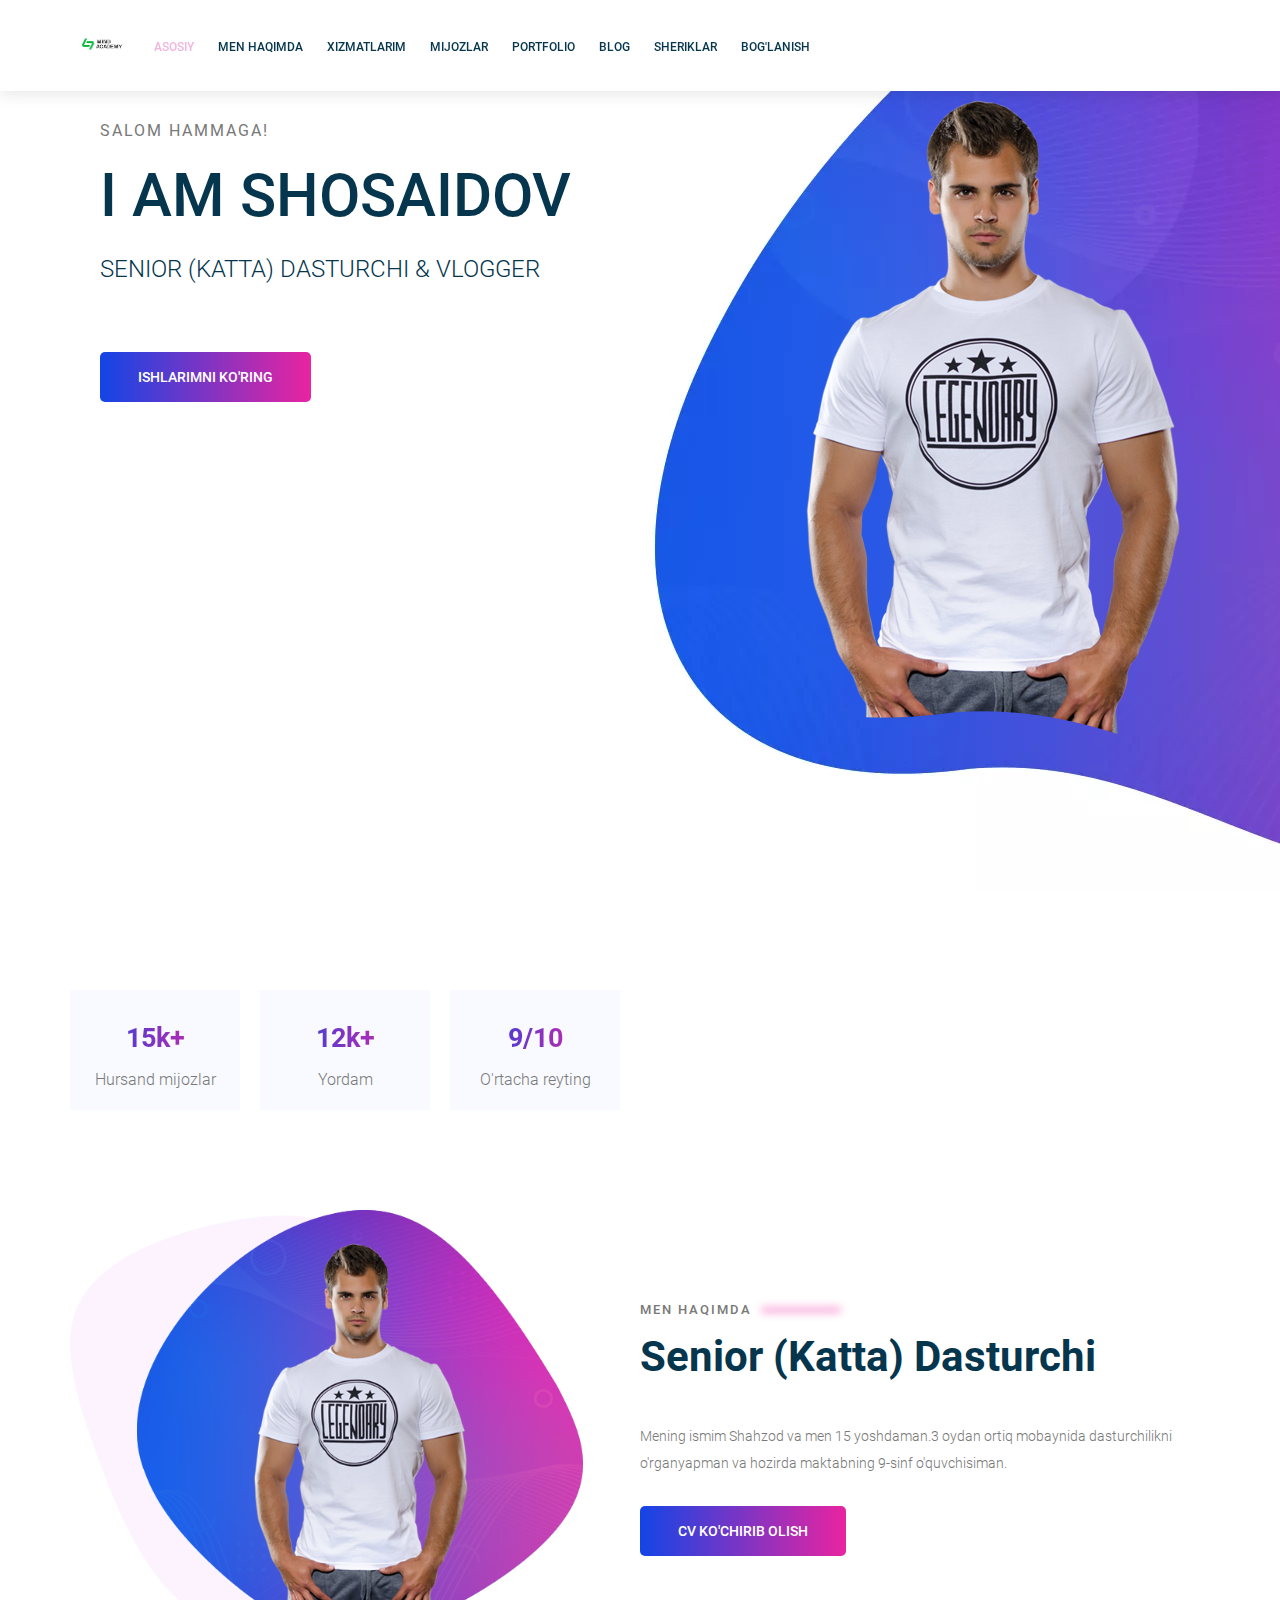
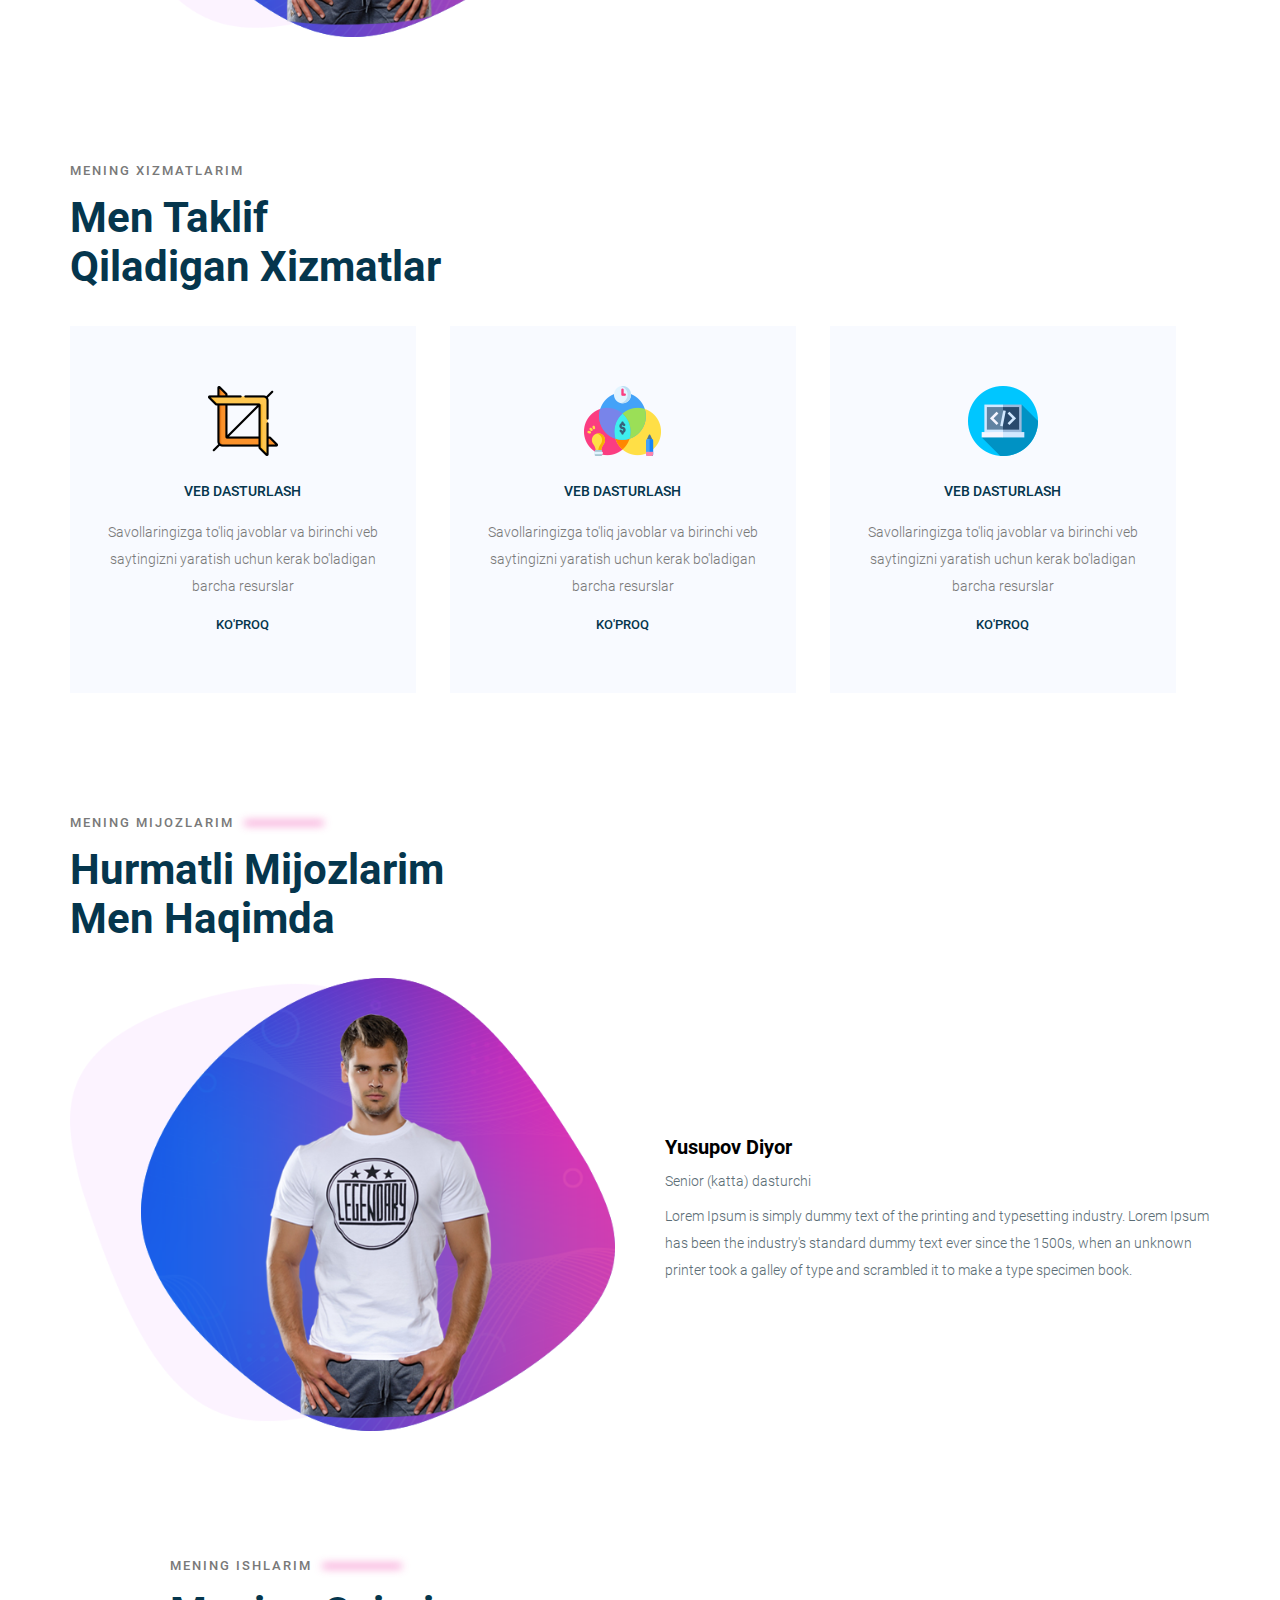
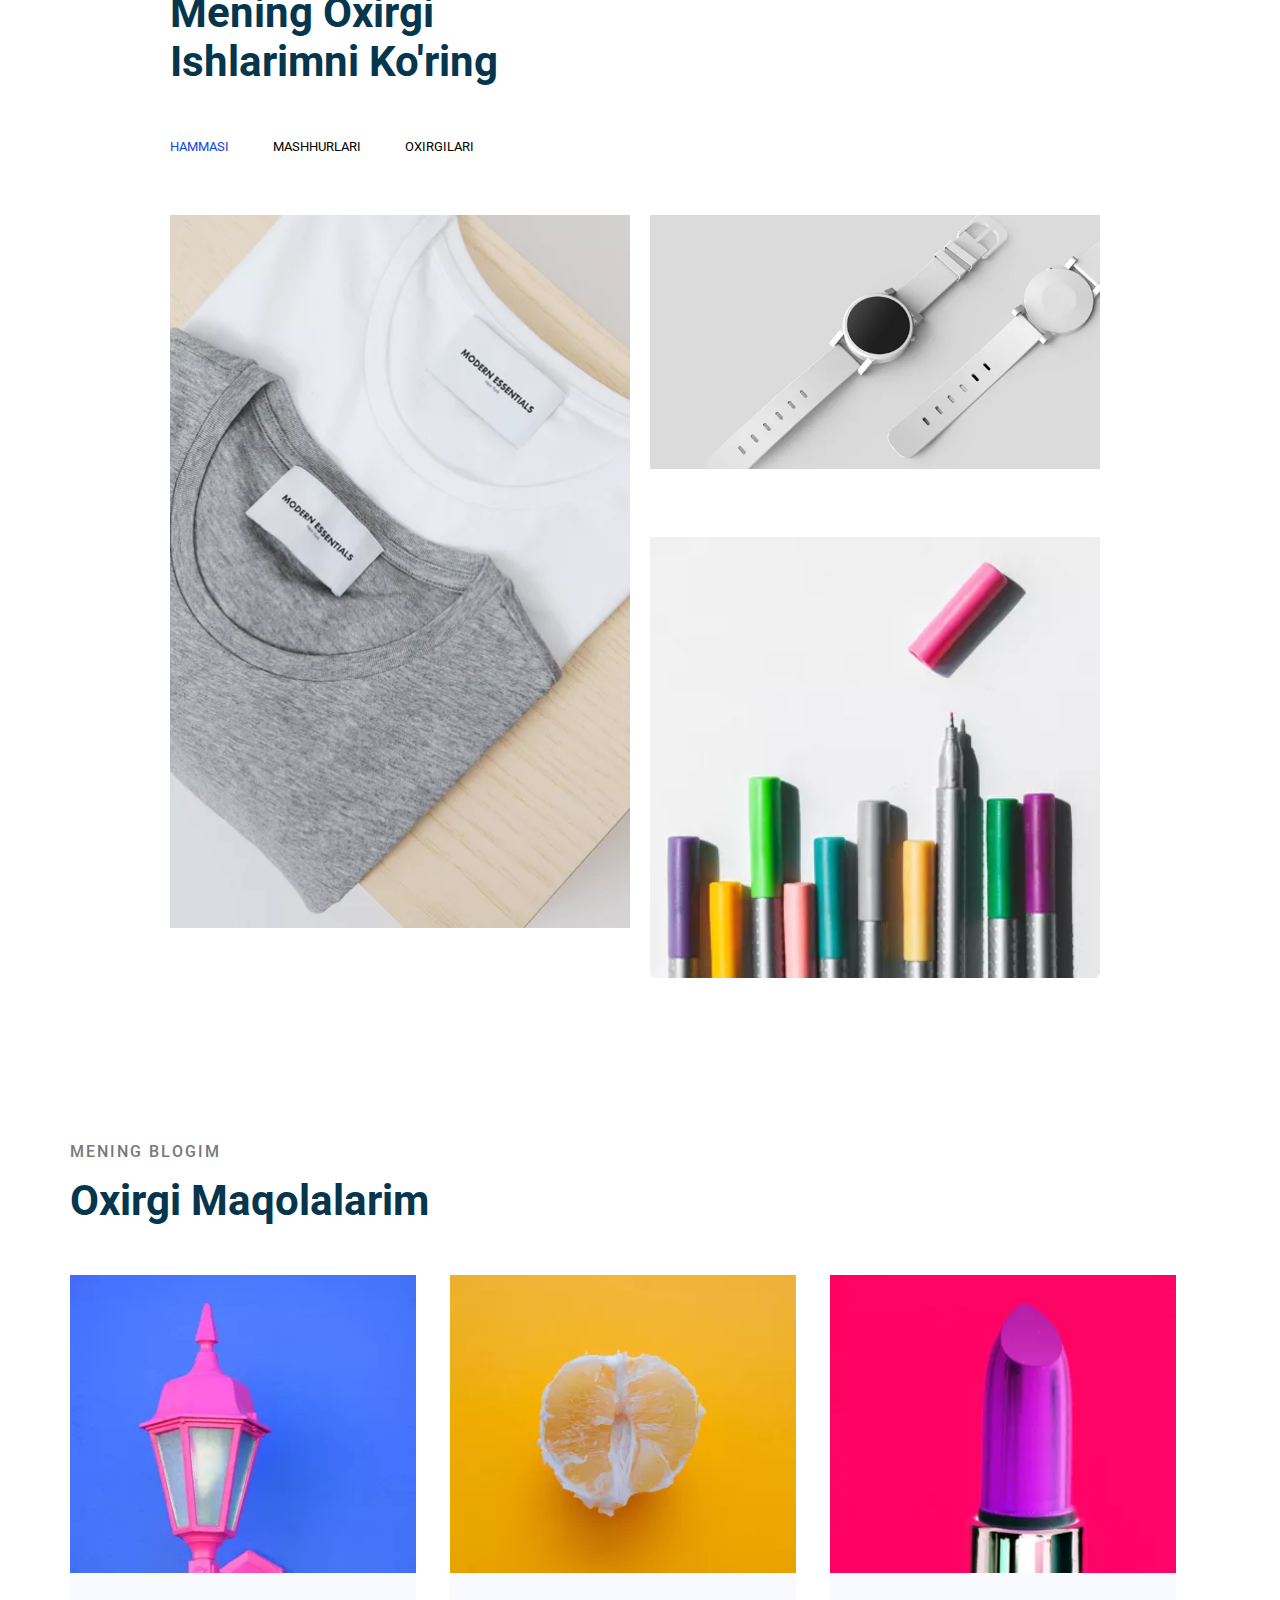
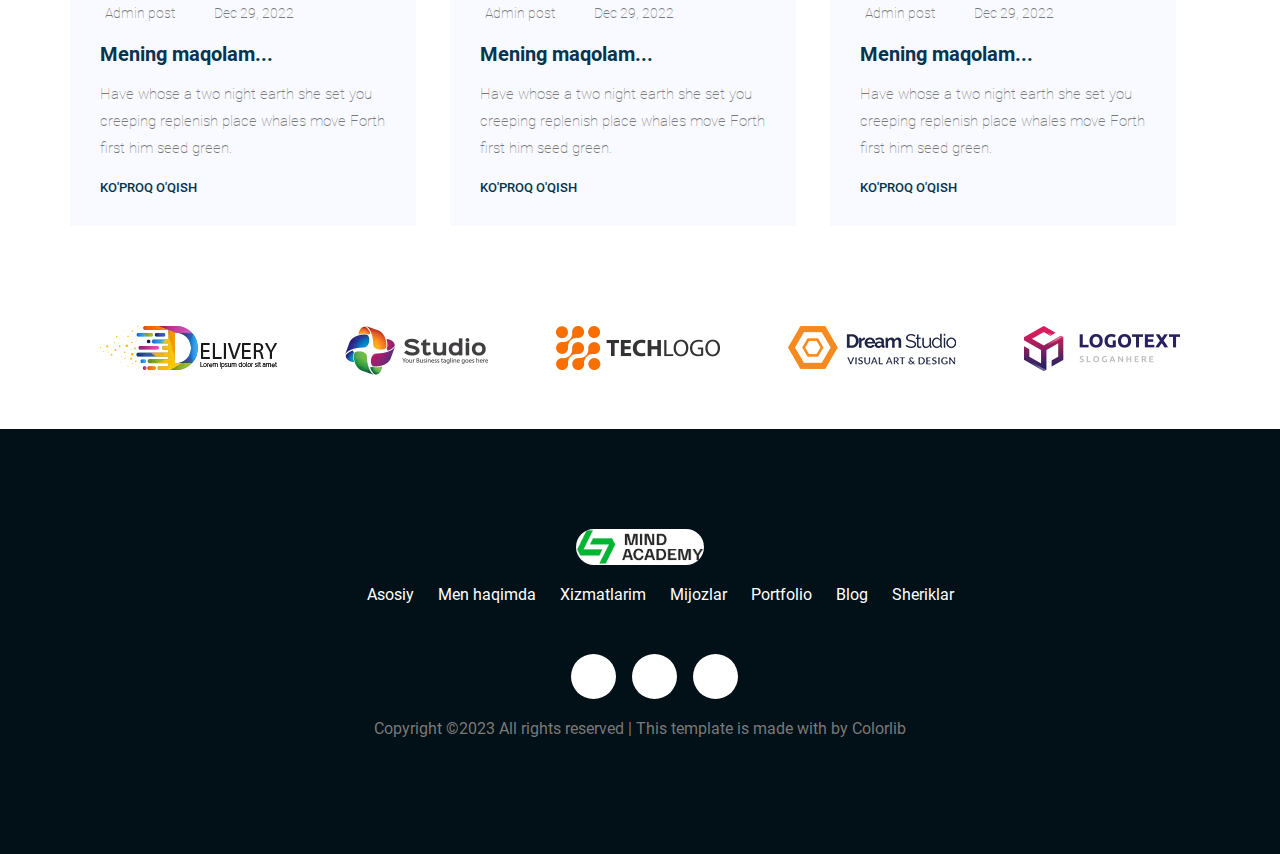
<file: index.html>
<!DOCTYPE html>
<html lang="en">
  <head>
    <title>Portfolio</title>
    <meta name="viewport" content="width=device-width, initial-scale=1.0" />
    <link
      rel="stylesheet"
      href="https://cdnjs.cloudflare.com/ajax/libs/font-awesome/6.2.1/css/all.min.css"
      integrity="sha512-MV7K8+y+gLIBoVD59lQIYicR65iaqukzvf/nwasF0nqhPay5w/9lJmVM2hMDcnK1OnMGCdVK+iQrJ7lzPJQd1w=="
      crossorigin="anonymous"
      referrerpolicy="no-referrer"
    />
    <link rel="stylesheet" href="css/main.css" />
    <link rel="stylesheet" href="css/shared.css" />
  </head>
  <body>
    <!--Header section-->

    <header class="main-header">
      <div class="container">
        <div class="main-header__brand">
          <a href="index.html">
            <img src="images/mind academy 1 logo.jpg" alt="Logo" />
          </a>
        </div>
        <nav class="main-navigation">
          <ul class="main-navigation__items">
            <li class="main-navigation__items active">
              <a href="index.html">Asosiy</a>
            </li>
            <li class="main-navigation__items">
              <a href="#main-section">Men haqimda</a>
            </li>
            <li class="main-navigation__items">
              <a href="#services">Xizmatlarim</a>
            </li>
            <li class="main-navigation__items">
              <a href="#clients">Mijozlar</a>
            </li>
            <li class="main-navigation__items">
              <a href="#portfolio">Portfolio</a>
            </li>
            <li class="main-navigation__items">
              <a href="#blog">Blog</a>
            </li>
            <li class="main-navigation__items">
              <a href="#partners">Sheriklar</a>
            </li>
            <li class="main-navigation__items">
              <a href="contact.html">Bog'lanish</a>
            </li>
          </ul>
        </nav>
      </div>
    </header>

    <!-- Header section -->

    <!--Main section-->
    <div class="main-banner">
      <div class="container">
        <section id="main-section" class="main-section">
          <div class="main-section__info">
            <h4 class="main-section__welcome to-uppercase">Salom hammaga!</h4>
            <h1 class="main-section__introduction to-uppercase">
              I am Shosaidov
            </h1>
            <h3 class="main-section__position to-uppercase">
              Senior (katta) dasturchi & Vlogger
            </h3>
            <div class="main-section__social-networks">
              <a href="https://t.me/mindacademy_uz">
                <i class="fa-brands fa-telegram"></i>
              </a>
              <a href="https://www.instagram.com/elitapardalartoshkent/">
                <i class="fa-brands fa-instagram"></i>
              </a>
              <a href="https://www.facebook.com/profile.php?id=100082740129813">
                <i class="fa-brands fa-facebook"></i>
              </a>
            </div>
            <button
              type="button"
              class="button main-section__action to-uppercase"
            >
              Ishlarimni ko'ring
            </button>
          </div>
          <div class="main-section__image">
            <img src="images/home-right.png" alt="Image my" />
          </div>
        </section>
      </div>
      <div class="clearfix"></div>
    </div>
    <!--/Main section-->

    <!-- Statistics -->
    <div class="container">
      <section id="statistics" class="statistics">
        <div class="statistics__item">
          <h3 class="statistics__number">15k+</h3>
          <p class="statistics__title">Hursand mijozlar</p>
        </div>
        <div class="statistics__item">
          <h3 class="statistics__number">12k+</h3>
          <p class="statistics__title">Yordam</p>
        </div>
        <div class="statistics__item">
          <h3 class="statistics__number">9/10</h3>
          <p class="statistics__title">O'rtacha reyting</p>
        </div>
      </section>
    </div>
    <!-- Statistics -->

    <!-- About me -->
    <div class="container">
      <section id="about-me" class="about-me">
        <div class="about-me__image">
          <img src="images/about-us.png" alt="About me image" />
        </div>
        <div class="about-me__info">
          <h5 class="section-subtitle">Men haqimda</h5>
          <span class="blur-line"></span>
          <h3 class="section-title">Senior (katta) dasturchi</h3>
          <p class="about-me__description">
            Mening ismim Shahzod va men 15 yoshdaman.3 oydan ortiq mobaynida
            dasturchilikni o'rganyapman va hozirda maktabning 9-sinf
            o'quvchisiman.
          </p>
          <button type="button" class="button to-upporcase about-me__action">
            CV ko'chirib olish
          </button>
        </div>
      </section>
      <div class="clearfix"></div>
    </div>
    <!-- About me -->

    <!-- Services -->
    <div class="container">
      <section id="services">
        <h5 class="section-subtitle">
          Mening xizmatlarim
          <span class="blur-inline"></span>
        </h5>
        <h2 class="section-title">
          Men taklif <br />
          qiladigan xizmatlar
        </h2>
        <div class="service-cards">
          <div class="service-card">
            <img
              class="service-card__icon"
              src="images/s1.png"
              alt="Service 1"
            />
            <h5 class="service-card__title">Veb dasturlash</h5>
            <p class="service-card__description">
              Savollaringizga to'liq javoblar va birinchi veb saytingizni
              yaratish uchun kerak bo'ladigan barcha resurslar
            </p>
            <a href="#" class="service-card__link"> Ko'proq </a>
          </div>

          <div class="service-card">
            <img
              class="service-card__icon"
              src="images/s2.png"
              alt="Service 1"
            />
            <h5 class="service-card__title">Veb dasturlash</h5>
            <p class="service-card__description">
              Savollaringizga to'liq javoblar va birinchi veb saytingizni
              yaratish uchun kerak bo'ladigan barcha resurslar
            </p>
            <a href="#" class="service-card__link"> Ko'proq </a>
          </div>

          <div class="service-card">
            <img
              class="service-card__icon"
              src="images/s3.png"
              alt="Service 1"
            />
            <h5 class="service-card__title">Veb dasturlash</h5>
            <p class="service-card__description">
              Savollaringizga to'liq javoblar va birinchi veb saytingizni
              yaratish uchun kerak bo'ladigan barcha resurslar
            </p>
            <a href="#" class="service-card__link"> Ko'proq </a>
          </div>
        </div>
      </section>
    </div>
    <!-- Services -->

    <!-- Clients -->
    <div class="container">
      <section id="clients" class="clients">
        <h5 class="section-subtitle">
          Mening mijozlarim
          <span class="blur-line"></span>
        </h5>
        <h2 class="section-title">
          Hurmatli mijozlarim <br />
          men haqimda
        </h2>
        <div class="client-items">
          <div class="client-item">
            <div class="client-item__image">
              <img src="images/about-us.png" alt="Clients image" />
            </div>
            <div class="client-item__info">
              <h3 class="client-item__name">Yusupov Diyor</h3>
              <p class="client-item__position">Senior (katta) dasturchi</p>
              <p class="client-item__review">
                Lorem Ipsum is simply dummy text of the printing and typesetting
                industry. Lorem Ipsum has been the industry's standard dummy
                text ever since the 1500s, when an unknown printer took a galley
                of type and scrambled it to make a type specimen book.
              </p>
              <div class="client-item__rate">
                <i class="fa-solid fa-star"></i>
                <i class="fa-solid fa-star"></i>
                <i class="fa-solid fa-star"></i>
                <i class="fa-solid fa-star"></i>
                <i class="fa-solid fa-star disabled"></i>
              </div>
            </div>
          </div>
        </div>
      </section>
      <div class="clearfix"></div>
    </div>
    <!-- Clients -->

    <!-- Portfolio -->
    <div class="container">
      <section id="portfolio" class="portfolio">
        <h5 class="section-subtitle">
          Mening ishlarim
          <span class="blur-line"></span>
        </h5>
        <h2 class="section-title">
          Mening oxirgi <br />
          ishlarimni ko'ring
        </h2>
        <ul class="portfolio-filters">
          <li class="active">Hammasi</li>
          <li>Mashhurlari</li>
          <li>Oxirgilari</li>
        </ul>
        <div class="portfolio-items">
          <div class="portfolio-item portfolio-item-1">
            <img
              src="images/p1.jpg.webp"
              alt="Portfolio 1"
              class="portfolio-item__image"
            />
            <div class="portfolio-item__overplay"></div>
            <div class="portfolio-item__info">
              <h4>
                <a href="#">Portfolio item 1</a>
              </h4>
              <p>Ishim haqida</p>
            </div>
          </div>
          <div class="portfolio-item portfolio-item-2">
            <img
              src="images/p4.jpg.webp"
              alt="Portfolio 2"
              class="portfolio-item__image"
            />
            <div class="portfolio-item__overplay"></div>
            <div class="portfolio-item__info">
              <h4>
                <a href="#">Portfolio item 2</a>
              </h4>
              <p>Ishim haqida</p>
            </div>
          </div>
          <div class="portfolio-item portfolio-item-3">
            <img
              src="images/p6.jpg.webp"
              alt="Portfolio 3 "
              class="portfolio-item__image"
            />
            <div class="portfolio-item__overplay"></div>
            <div class="portfolio-item__info">
              <h4>
                <a href="#">Portfolio item 3</a>
              </h4>
              <p>Ishim haqida</p>
            </div>
          </div>
        </div>
      </section>
    </div>
    <!-- Portfolio -->

    <!-- Blog -->
    <div class="container">
      <section id="blog" class="blog">
        <div class="section-subtitle">
          Mening blogim
          <span blur-line></span>
        </div>
        <div class="section-title">Oxirgi maqolalarim</div>
        <div class="blog-items">
          <div class="blog-item">
            <div class="blog-item__image">
              <img src="images/b1.jpg.webp" alt="Blog 1 image" />
            </div>
            <div class="blog-item__info">
              <div class="blog-item__main-info">
                <span class="blog-item__author">
                  <i class="fa fa-user"></i>
                  Admin post</span
                >
                <span class="blog-item__date">
                  <i class="fa fa-calendar"></i>
                  Dec 29, 2022</span
                >
              </div>
              <h5 class="blog-item__title">Mening maqolam...</h5>
              <p class="blog-item__description">
                Have whose a two night earth she set you creeping replenish
                place whales move Forth first him seed green.
              </p>
              <a class="blog-item__learn-more"> Ko'proq o'qish </a>
            </div>
          </div>
          <div class="blog-item">
            <div class="blog-item__image">
              <img src="images/b2.jpg.webp" alt="Blog 2 image" />
            </div>
            <div class="blog-item__info">
              <div class="blog-item__main-info">
                <span class="blog-item__author">
                  <i class="fa fa-user"></i>
                  Admin post</span
                >
                <span class="blog-item__date">
                  <i class="fa fa-calendar"></i>
                  Dec 29, 2022</span
                >
              </div>
              <h5 class="blog-item__title">Mening maqolam...</h5>
              <p class="blog-item__description">
                Have whose a two night earth she set you creeping replenish
                place whales move Forth first him seed green.
              </p>
              <a class="blog-item__learn-more"> Ko'proq o'qish </a>
            </div>
          </div>
          <div class="blog-item">
            <div class="blog-item__image">
              <img src="images/b3.jpg.webp" alt="Blog 3 image" />
            </div>
            <div class="blog-item__info">
              <div class="blog-item__main-info">
                <span class="blog-item__author">
                  <i class="fa fa-user"></i>
                  Admin post</span
                >
                <span class="blog-item__date">
                  <i class="fa fa-calendar"></i>
                  Dec 29, 2022</span
                >
              </div>
              <h5 class="blog-item__title">Mening maqolam...</h5>
              <p class="blog-item__description">
                Have whose a two night earth she set you creeping replenish
                place whales move Forth first him seed green.
              </p>
              <a class="blog-item__learn-more"> Ko'proq o'qish </a>
            </div>
          </div>
        </div>
      </section>
    </div>

    <!-- Blog -->

    <!-- Partners -->
    <div class="container">
      <section id="partners" class="partners">
        <div class="partner">
          <img src="images/logo1.png.webp" alt="" />
        </div>
        <div class="partner">
          <img src="images/logo2.png.webp" alt="" />
        </div>
        <div class="partner">
          <img src="images/logo3.png.webp" alt="" />
        </div>
        <div class="partner">
          <img src="images/logo4.png.webp" alt="" />
        </div>
        <div class="partner">
          <img src="images/logo5.png.webp" alt="" />
        </div>
      </section>
    </div>

    <!-- Partners -->

    <!-- Footer -->
    <footer class="footer">
      <div class="container">
        <div class="footer__brand">
          <img src="images/mind academy logo.jpg" alt="WQDQW" />
        </div>

        <nav class="footer__navigation">
          <ul class="footer__navigation-items">
            <li class="footer__navigation-item">
              <a href="#">Asosiy</a>
            </li>
            <li class="footer__navigation-item">
              <a href="">Men haqimda</a>
            </li>
            <li class="footer__navigation-item">
              <a href="">Xizmatlarim</a>
            </li>
            <li class="footer__navigation-item">
              <a href="">Mijozlar</a>
            </li>
            <li class="footer__navigation-item">
              <a href="">Portfolio</a>
            </li>
            <li class="footer__navigation-item">
              <a href="">Blog</a>
            </li>
            <li class="footer__navigation-item">
              <a href="">Sheriklar</a>
            </li>
          </ul>
        </nav>
        <ul class="footer__socials">
          <li class="footer__social">
            <a href="https://t.me/mindacademy_uz">
              <i class="fab fa-telegram"></i>
            </a>
          </li>
          <li class="footer__social">
            <a href="https://www.instagram.com/elitapardalartoshkent/">
              <i class="fab fa-instagram"></i>
            </a>
          </li>
          <li class="footer__social">
            <a href="https://www.facebook.com/profile.php?id=100082740129813">
              <i class="fab fa-facebook"></i>
            </a>
          </li>
        </ul>
        <p class="footer__paragraph">
          Copyright ©2023 All rights reserved | This template is made with by
          Colorlib
        </p>
      </div>
    </footer>
    <!-- Footer -->
  </body>
</html>
</file>
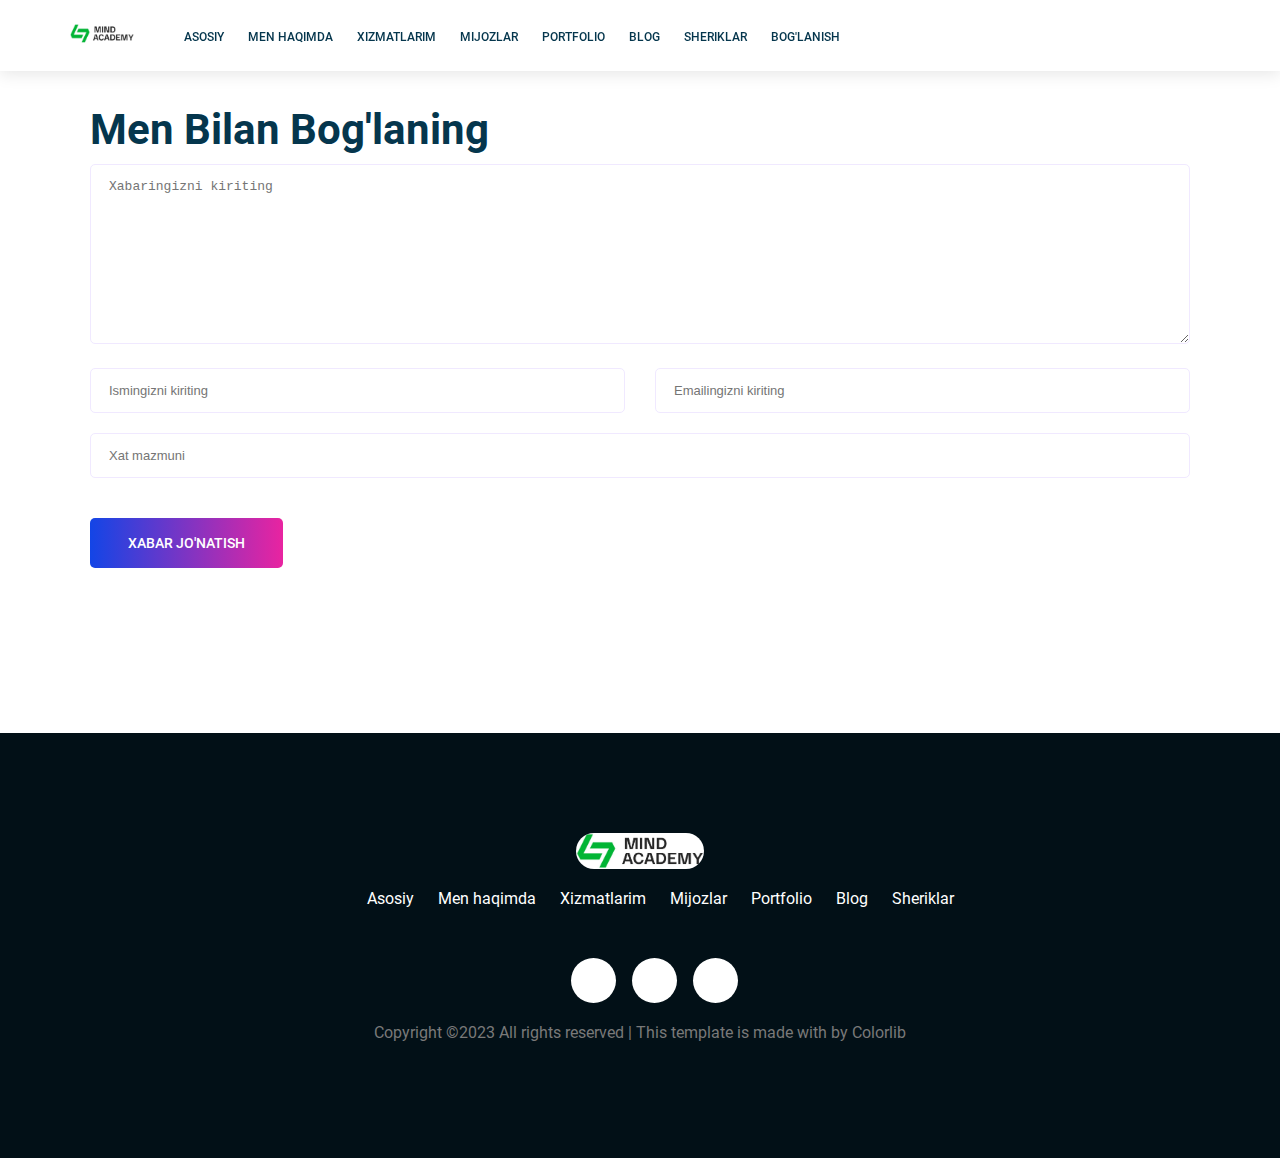
<file: contact.html>
<!DOCTYPE html>
<html lang="en">
  <head>
    <title>Portfolio - Bog'lanish</title>
    <link
      rel="stylesheet"
      href="https://cdnjs.cloudflare.com/ajax/libs/font-awesome/6.2.1/css/all.min.css"
      integrity="sha512-MV7K8+y+gLIBoVD59lQIYicR65iaqukzvf/nwasF0nqhPay5w/9lJmVM2hMDcnK1OnMGCdVK+iQrJ7lzPJQd1w=="
      crossorigin="anonymous"
      referrerpolicy="no-referrer"
    />
    <link rel="stylesheet" href="css/shared.css" />
    <link rel="stylesheet" href="css/contact.css" />
  </head>
  <body>
    <!--Header section-->

    <header class="main-header">
      <div class="container">
        <div class="main-header__brand">
          <a href="index.html">
            <img src="images/mind academy logo.jpg" alt="Logo" />
          </a>
        </div>
        <nav class="main-navigation">
          <ul class="main-navigation__items">
            <li class="main-navigation__item">
              <a href="index.html">Asosiy</a>
            </li>
            <li class="main-navigation__item">
              <a href="#">Men haqimda</a>
            </li>
            <li class="main-navigation__item">
              <a href="#">Xizmatlarim</a>
            </li>
            <li class="main-navigation__item">
              <a href="#">Mijozlar</a>
            </li>
            <li class="main-navigation__item">
              <a href="#">Portfolio</a>
            </li>
            <li class="main-navigation__item">
              <a href="#">Blog</a>
            </li>
            <li class="main-navigation__item">
              <a href="#">Sheriklar</a>
            </li>
            <li class="main-navigation__item">
              <a href="contact.html">Bog'lanish</a>
            </li>
          </ul>
        </nav>
      </div>
    </header>

    <!-- Header section -->

    <div class="container">
      <section class="contact">
        <div class="section-title">Men bilan bog'laning</div>
        <form action="/server.php" method="GET">
          <textarea
            name="message"
            id="message"
            rows="10"
            placeholder="Xabaringizni kiriting"
          ></textarea>
          <div class="half-flex">
            <div class="contact__firstname">
              <input
                type="text"
                placeholder="Ismingizni kiriting"
                name="fname"
              />
            </div>
            <div class="contact__email">
              <input
                type="email"
                placeholder="Emailingizni kiriting"
                name="email"
              />
            </div>
          </div>
          <input type="text" placeholder="Xat mazmuni" name="subject" />
          <button class="button contact__button" type="submit">
            Xabar jo'natish
          </button>
        </form>
      </section>
    </div>

    <!-- Footer -->
    <footer class="footer">
      <div class="container">
        <div class="footer__brand">
          <img src="images/mind academy logo.jpg" alt="WQDQW" />
        </div>

        <nav class="footer__navigation">
          <ul class="footer__navigation-items">
            <li class="footer__navigation-item">
              <a href="#">Asosiy</a>
            </li>
            <li class="footer__navigation-item">
              <a href="">Men haqimda</a>
            </li>
            <li class="footer__navigation-item">
              <a href="">Xizmatlarim</a>
            </li>
            <li class="footer__navigation-item">
              <a href="">Mijozlar</a>
            </li>
            <li class="footer__navigation-item">
              <a href="">Portfolio</a>
            </li>
            <li class="footer__navigation-item">
              <a href="">Blog</a>
            </li>
            <li class="footer__navigation-item">
              <a href="">Sheriklar</a>
            </li>
          </ul>
        </nav>
        <ul class="footer__socials">
          <li class="footer__social">
            <a href="#">
              <i class="fab fa-telegram"></i>
            </a>
          </li>
          <li class="footer__social">
            <a href="#">
              <i class="fab fa-instagram"></i>
            </a>
          </li>
          <li class="footer__social">
            <a href="#">
              <i class="fab fa-facebook"></i>
            </a>
          </li>
        </ul>
        <p class="footer__paragraph">
          Copyright ©2023 All rights reserved | This template is made with by
          Colorlib
        </p>
      </div>
    </footer>
    <!-- Footer -->
  </body>
</html>
</file>
<file: css/main.css>
/* Core styles */
body {
    margin: 0;
    font-family: sans-serif;
}

.container {
    width: 1140px;
    margin: 0 auto;
}

.to-uppercase {
    text-transform: uppercase;
}

.clearfix {
    clear: both;
}

.section-subtitle {
    letter-spacing: 2px;
    font-weight: 500;
    margin-bottom: 10px;
    color: #797979;
    text-transform: uppercase;
    display: inline-block;
}

.section-title {
    margin-top: 5px;
    font-size: 42px;
    font-weight: 700;
    text-transform: capitalize;
    color: #05364d;
}

.button {
    border: none;
    color: #FFFFFF;
    font-weight: 500;
    font-size: 14px;
    padding: 20px 40px;
    cursor: pointer;
    border-radius: 5px;
    display: inline-block;
    background: linear-gradient(to right, #1345e6 0%, #ed239f 51%, #1345e6 100%);
    letter-spacing: 0px;
    font-family: "Roboto",sans-serif;
    line-height: 50px;
    padding: 0 38px;
    outline: none !important;
    text-align: center;
    cursor: pointer;
    text-transform: uppercase;
    border-radius: 5px;
    background-size: 200% auto;
    margin: 15px 0;
}

.button:hover {
    background-position: right center;
    color: #fff;
}

.blur-line {
    display: inline-block;
    position: relative;
    top: -2px;
    margin-left: 5px;
    width: 80px;
    height: 4px;
    background: rgba(237,35,159,0.6);
    filter: blur(4px);
    -o-filter: blur(4px);
    -ms-filter: blur(4px);
    -moz-filter: blur(4px);
    -webkit-filter: blur(4px);
    border-radius: 5px;
}

/* Main header styles */

.main-header {
    position: fixed;
    top: 0;
    left: 0;
    width: 100%;
    background-color: white;
    box-shadow: 0px 3px 16px 0px rgb(0 0 0 / 10%);
    z-index: 10;
}

.main-header__brand {
    display: inline-block;
    vertical-align: middle;
}

.main-header__brand img {
    width: 70px;
}

.main-navigation {
    display: inline-block;
    vertical-align: middle;
}

.main-navigation__items {
    display: inline-block;
    padding: 10px;
}

.main-navigation__items a {
     color: #05364d;
     text-decoration: none;
     text-transform: uppercase;
     font-size: 12px;
     font-weight: 500;
}

.main-navigation__items a:hover {
    color: #efb6df;
}

.main-navigation__items.active a {
    color: #efb6df;
}

/* Main section */

.main-banner {
    background: url(../images/home-banner.png.webp) no-repeat top center;
    background-position: center;
    background-size: cover;
    min-height: 890px;
}

.main-section {
    padding: 100px 30px;
    display: flex;
    justify-content: space-between;
}

.main-section__image {
    text-align: right;
}
.main-section__welcome {
    font-size: 16px;
    font-weight: 400;
    margin-bottom: 2px;
    letter-spacing: 2px;
    color: #797979;
}

.main-section__introduction {
    margin-top: 20px;
    font-size: 60px;
    font-weight: 500;
    margin-bottom: 20px;
    color: #05364E;
}

.main-section__position {
    color: #05364E;
    font-size: 24px;
    font-weight: 300;
    margin-bottom: 20px;
}

.main-section__social-networks a {
    color: #8FA1AA;
    font-size: 20px;
    display: inline-block;
    margin-right: 16px;
    cursor: pointer;

}

.main-section__social-networks a:hover i {
    color: #1C44E4;
    transition: all 0.4s ease 0s;
}

.main-section__action {
    margin-top: 30px;
}

/* Statistics section*/
.statistics {
    padding-top: 100px;
    display: flex;
}

.statistics__item {
    width: 150px;
    background-color: #F8FAFF;
    text-align: center;
    padding: 5px 10px;
    margin-right: 20px;
}
.statistics__number {
    font-size: 27px;
    margin-bottom: 5px;
    color: #1C44E4;
    background: linear-gradient(90deg, #1345e6 0%, #ed239f 100%);
    -webkit-background-clip: text;
    -webkit-text-fill-color: transparent;
}

.statistics__title {
    font-size: 16px;
    color: #797979;
    font-weight: 300;
}


/* About me section */
.about-me {
    padding: 100px 0;
    display: flex;
    align-items: center;
}
.about-me > div {
    flex: 1;
}

.about-me__image img {
    width: 90%;
}


.about-me__description {
    font-size: 14px;
    font-weight: 300;
    color: #797979;
    line-height: 27px;
}

.about-me__action {
    margin-top: 40px;
}

/* Services section styles */
.services {
    padding-top: 100px;
}

.service-card {
    padding: 60px 30px;
    background-color: #F8FAFF;
    margin-right: 3%;
    text-align: center;
    box-sizing: border-box;
    transition: all 0.4s ease 0s;
}

.service-cards {
    display: flex;
    justify-content: space-between;
}

.service-card__title {
     color: #05364d;
     font-size: 14px;
     font-weight: 500;
     margin-bottom: 20px;
     text-transform: uppercase;
}

.service-card__description {
    font-size: 14px;
    line-height: 27px;
    font-weight: 300;
    color: #797979;
}

.service-card__link {
    font-size: 13px;
    font-weight: 500;
    text-transform: uppercase;
    color: #05364d;
    text-decoration: none;
}

.service-card:hover {
    background-color: #5f30ff;
}

.service-card:hover .service-card__title,
.service-card:hover .service-card__description,
.service-card:hover .service-card__link {
    color: #FFFFFF;
}

/* Clients section styles */
.clients {
    padding-top: 100px;
}

.client-item {
    display: flex;
    align-items: center;
}

.client-item > div {
   flex: 1;
}

.client-item__image img {
     width: 100%;
}

.client-item__info {
    padding-left: 50px;
}

.client-item__name {
    font-size: 20px;
    margin-bottom: 4px;
}

.client-item__position {
    font-size: 14px;
    font-weight: 300;
    color: #5b6d75;
}

.client-item__review {
    font-size: 14px;
    font-weight: 300;
    line-height: 27px;
    color: #5b6d75;
}

.client-item__rate {
    color: #FFD805;
}

.disabled {
    color: #aeb9be;
}

/* Portfolio section styles */
.portfolio {
    padding: 100px;
}

.portfolio-filters {
    list-style: none;
    padding-left: 0;
    margin-top: 50px;
}

.portfolio-filters li {
    display: inline-block;
    margin-right: 40px;
    font-size: 13px;
    font-weight: 400;
    text-transform: uppercase;
    cursor: pointer;
}

.portfolio-filters li:hover {
    color: #1345e6;
}


.portfolio-filters li.active {
    color: #1345e6;
   
}

.portfolio-items {
    margin-top: 50px;
    position: relative;
}

.portfolio-item {
    position: relative;
    display: inline-block;
    cursor: pointer;
    width: 50%;
    padding: 10px;
    box-sizing: border-box;
}

.portfolio-item-1 {
    padding-left: 0;
}

.portfolio-item-2 {
    position: absolute;
    top: 0;
    right: 0;
}

.portfolio-item-3 {
    position: absolute;
    top: 322px;
    right: 0;
}

.portfolio-item__image {
    width: 100%;
}

.portfolio-item__overplay {
    position: absolute;
    left: 0;
    top: 0;
    height: 100%;
    width: 100%;
    z-index: 1;
    transition: all 0.4s ease 0s;
}

.portfolio-item__info {
    position: absolute;
    bottom: 44px;
    left: 80px;
    color: white;
    visibility: hidden;
    opacity: 0;
    z-index: 1;
    transition: all 0.4s ease 0s;
}

.portfolio-item__info a {
    color: white;
    text-decoration: none;
}

.portfolio-item:hover .portfolio-item__overplay {
    background: rgba(19,69,230,0.9);
    visibility: visible;
    top: 20px;
    left: 20px;
}

.portfolio-item:hover .portfolio-item__info {
    visibility: visible;
    bottom: 24px;
    left: 60px;
    opacity: 1;
}

/* Blog section styles*/
.blog {
    padding-top: 100px;
}

.blog-items {
    margin-top: 50px;
    display: flex;
    justify-content: space-between;
}

.blog-item {
    overflow: hidden;
    margin-right: 3%;
    box-sizing: border-box;
}

.blog-item:hover {
    box-shadow: 0px 10px 20px rgb(5 54 77 / 10%);
}

.blog-item:hover .blog-item__info {
    background-color: white;
}

.blog-item__image {
    overflow: hidden;
}

.blog-item__image img {
    width: 100%;
    vertical-align: middle;
    transition: all 0.4s ease 0s;
}

.blog-item:hover .blog-item__image img {
    transform: scale(1.1);
}

.blog-item__info {
    background-color: #F8FAFF;
    padding: 30px;
    color: #797979;
}

.blog-item__main-info span {
    font-size: 14px;
    margin-right: 30px;
    font-weight: lighter;
}

.blog-item__info i {
    margin-right: 5px;
}

.blog-item__title {
    font-size: 20px;
    margin-top: 20px;
    margin-bottom: 15px;
    color: #05364d;
    font-weight: 700;
}

.blog-item__description {
    line-height: 27px;
    font-weight: lighter;
    font-size: 15px;
}

.blog-item__learn-more {
    font-size: 13px;
    font-weight: 500;
    text-transform: uppercase;
    color: #05364d;
    cursor: pointer;
}

.blog-item__learn-more:hover {
    color: #ed239f;
}

/* Partners section styles */
.partners {
   padding-top: 100px;
   display: flex;
   justify-content: space-between;
}

.partner {
    padding: 0 30px;
}

@media only screen and (max-width: 991px) {
    /* Main section */
    .main-section__image {
        display: none;
    }
    .main-section > div {
        width: 100%;
    }

    /* Statistics */
    .statistics {
        padding-top: 1rem;
        text-align: center;
        justify-content: center;
    }
    /* About me section */
    .about-me {
        padding: 1.5rem 0;
    }
    .about-me > div {
        width: 100%;
    }
    .about-me__image {
        display: none;
    }

    /* Services */
    .services {
        padding: 1.5rem 0;
    }

    .service-cards {
        flex-wrap: wrap;
    }

    .service-card {
        flex-basis: 45%;
        margin-bottom: 20px;
    }
     /* Clients */
    .clients {
        padding: 1.5rem 0;
    }

    .client-item {
        flex-direction: column;
    }

    .client-item > div {
        width: 100%;
        float: none;
    }
    .blog {
        padding: 1.5rem 0; 
     }

     .blog-items {
        flex-wrap: wrap;
     }
 
     .blog-item {
        flex-basis: 45%;
        margin-bottom: 20px; 
     }
    /* Partners */
    .partners {
        padding: 1.5rem 0;
        flex-direction: column;
    }

    .partner {
        padding: 0;
        text-align: center;
        margin-bottom: 10px;
    }


}

@media only screen and (max-width: 767px) {
    .main-banner {
        background: none;
        min-height: auto;
    }

    .main-section__image {
        display: none;
    }

    .main-section__action {
        display: none;
    }

    .main-section__introduction {
        font-size: 3rem;
    }

    /* Statistics section */
    .statistics {
        flex-direction: column;
    }
    .statistics__item {
        width: 100%;
        margin-bottom: 20px;
        margin-right: 0;
        box-sizing: border-box;
    }

    /* Services section */
    
    .service-card {
        flex-basis: 100%;
        margin-right: 0;
        margin-bottom: 20px;
    }

   
    /* Portfolio */
    .portfolio {
        padding: 1.5rem 0;
    }
    .portfolio-item {
        width: 100%;
    }
    .portfolio-item-2,
    .portfolio-item-3 {
        position: static;
    }
    /* Blog section */
    .blog-items {
       flex-direction: column;
    }
    .blog-item {
       margin-right: 0;
       margin-bottom: 20px; 
    }
}
</file>
<file: css/shared.css>
@font-face {
    font-family: 'Roboto';
    src: url('../fonts/Roboto/Roboto-Italic.eot');
    src: url('../fonts/Roboto/Roboto-Italic.eot?#iefix') format('embedded-opentype'),
        url('../fonts/Roboto/Roboto-Italic.woff2') format('woff2'),
        url('../fonts/Roboto/Roboto-Italic.woff') format('woff'),
        url('../fonts/Roboto/Roboto-Italic.ttf') format('truetype');
    font-weight: normal;
    font-style: italic;
    font-display: swap;
}

@font-face {
    font-family: 'Roboto';
    src: url('../fonts/Roboto/Roboto-Black.eot');
    src: url('../fonts/Roboto/Roboto-Black.eot?#iefix') format('embedded-opentype'),
        url('../fonts/Roboto/Roboto-Black.woff2') format('woff2'),
        url('../fonts/Roboto/Roboto-Black.woff') format('woff'),
        url('../fonts/Roboto/Roboto-Black.ttf') format('truetype');
    font-weight: 900;
    font-style: normal;
    font-display: swap;
}

@font-face {
    font-family: 'Roboto';
    src: url('../fonts/Roboto/Roboto-BoldItalic.eot');
    src: url('../fonts/Roboto/Roboto-BoldItalic.eot?#iefix') format('embedded-opentype'),
        url('../fonts/Roboto/Roboto-BoldItalic.woff2') format('woff2'),
        url('../fonts/Roboto/Roboto-BoldItalic.woff') format('woff'),
        url('../fonts/Roboto/Roboto-BoldItalic.ttf') format('truetype');
    font-weight: bold;
    font-style: italic;
    font-display: swap;
}

@font-face {
    font-family: 'Roboto';
    src: url('../fonts/Roboto/Roboto-Light.eot');
    src: url('../fonts/Roboto/Roboto-Light.eot?#iefix') format('embedded-opentype'),
        url('../fonts/Roboto/Roboto-Light.woff2') format('woff2'),
        url('../fonts/Roboto/Roboto-Light.woff') format('woff'),
        url('../fonts/Roboto/Roboto-Light.ttf') format('truetype');
    font-weight: 300;
    font-style: normal;
    font-display: swap;
}

@font-face {
    font-family: 'Roboto';
    src: url('../fonts/Roboto/Roboto-BlackItalic.eot');
    src: url('../fonts/Roboto/Roboto-BlackItalic.eot?#iefix') format('embedded-opentype'),
        url('../fonts/Roboto/Roboto-BlackItalic.woff2') format('woff2'),
        url('../fonts/Roboto/Roboto-BlackItalic.woff') format('woff'),
        url('../fonts/Roboto/Roboto-BlackItalic.ttf') format('truetype');
    font-weight: 900;
    font-style: italic;
    font-display: swap;
}

@font-face {
    font-family: 'Roboto';
    src: url('../fonts/Roboto/Roboto-Bold.eot');
    src: url('../fonts/Roboto/Roboto-Bold.eot?#iefix') format('embedded-opentype'),
        url('../fonts/Roboto/Roboto-Bold.woff2') format('woff2'),
        url('../fonts/Roboto/Roboto-Bold.woff') format('woff'),
        url('../fonts/Roboto/Roboto-Bold.ttf') format('truetype');
    font-weight: bold;
    font-style: normal;
    font-display: swap;
}

@font-face {
    font-family: 'Roboto';
    src: url('../fonts/Roboto/Roboto-Regular.eot');
    src: url('../fonts/Roboto/Roboto-Regular.eot?#iefix') format('embedded-opentype'),
        url('../fonts/Roboto/Roboto-Regular.woff2') format('woff2'),
        url('../fonts/Roboto/Roboto-Regular.woff') format('woff'),
        url('../fonts/Roboto/Roboto-Regular.ttf') format('truetype');
    font-weight: normal;
    font-style: normal;
    font-display: swap;
}

@font-face {
    font-family: 'Roboto';
    src: url('../fonts/Roboto/Roboto-Medium.eot');
    src: url('../fonts/Roboto/Roboto-Medium.eot?#iefix') format('embedded-opentype'),
        url('../fonts/Roboto/Roboto-Medium.woff2') format('woff2'),
        url('../fonts/Roboto/Roboto-Medium.woff') format('woff'),
        url('../fonts/Roboto/Roboto-Medium.ttf') format('truetype');
    font-weight: 500;
    font-style: normal;
    font-display: swap;
}

@font-face {
    font-family: 'Roboto';
    src: url('../fonts/Roboto/Roboto-LightItalic.eot');
    src: url('../fonts/Roboto/Roboto-LightItalic.eot?#iefix') format('embedded-opentype'),
        url('../fonts/Roboto/Roboto-LightItalic.woff2') format('woff2'),
        url('../fonts/Roboto/Roboto-LightItalic.woff') format('woff'),
        url('../fonts/Roboto/Roboto-LightItalic.ttf') format('truetype');
    font-weight: 300;
    font-style: italic;
    font-display: swap;
}

@font-face {
    font-family: 'Roboto';
    src: url('../fonts/Roboto/Roboto-MediumItalic.eot');
    src: url('../fonts/Roboto/Roboto-MediumItalic.eot?#iefix') format('embedded-opentype'),
        url('../fonts/Roboto/Roboto-MediumItalic.woff2') format('woff2'),
        url('../fonts/Roboto/Roboto-MediumItalic.woff') format('woff'),
        url('../fonts/Roboto/Roboto-MediumItalic.ttf') format('truetype');
    font-weight: 500;
    font-style: italic;
    font-display: swap;
}

@font-face {
    font-family: 'Roboto';
    src: url('../fonts/Roboto/Roboto-ThinItalic.eot');
    src: url('../fonts/Roboto/Roboto-ThinItalic.eot?#iefix') format('embedded-opentype'),
        url('../fonts/Roboto/Roboto-ThinItalic.woff2') format('woff2'),
        url('../fonts/Roboto/Roboto-ThinItalic.woff') format('woff'),
        url('../fonts/Roboto/Roboto-ThinItalic.ttf') format('truetype');
    font-weight: 100;
    font-style: italic;
    font-display: swap;
}

@font-face {
    font-family: 'Roboto';
    src: url('../fonts/Roboto/Roboto-Thin.eot');
    src: url('../fonts/Roboto/Roboto-Thin.eot?#iefix') format('embedded-opentype'),
        url('../fonts/Roboto/Roboto-Thin.woff2') format('woff2'),
        url('../fonts/Roboto/Roboto-Thin.woff') format('woff'),
        url('../fonts/Roboto/Roboto-Thin.ttf') format('truetype');
    font-weight: 100;
    font-style: normal;
    font-display: swap;
}


/* Core styles */
html {
    scroll-behavior: smooth;
}

body {
    margin: 0;
    font-family: 'Roboto', sans-serif;
}

a {
    transition: all 0.3s ease-in-out;
}

.button {
    font-family: inherit;
    transition: all 0.3s ease-in-out;
}

.container {
    width: 1140px;
    margin: 0 auto;
}

.to-uppercase {
    text-transform: uppercase;
}

.clearfix {
    clear: both;
}

.section-subtitle {
    letter-spacing: 2px;
    font-weight: 500;
    margin-bottom: 0.625rem; /*10 / 16 = 0.625rem */
    color: #797979;
    text-transform: uppercase;
    display: inline-block;
}

.section-title {
    margin-top: 0.3125rem;
    font-size: 2.625rem;
    font-weight: 700;
    text-transform: capitalize;
    color: #05364d;
}

.button {
    border: none;
    color: #FFFFFF;
    font-weight: 500;
    font-size: 0.875rem;
    padding: 1.26rem 2.5rem;
    cursor: pointer;
    border-radius: 5px;
    display: inline-block;
    background: linear-gradient(to right, #1345e6 0%, #ed239f 51%, #1345e6 100%);
    letter-spacing: 0px;
    font-family: "Roboto",sans-serif;
    line-height: 50px;
    padding: 0 38px;
    outline: none !important;
    text-align: center;
    text-transform: uppercase;
    background-size: 200% auto;
    margin: 15px 0;
}

.button:hover {
    background-position: right center;
    color: #fff;
}

.blur-line {
    display: inline-block;
    position: relative;
    top: -2px;
    margin-left: 0.32rem;
    width: 80px;
    height: 4px;
    background: rgba(237,35,159,0.6);
    filter: blur(4px);
    -o-filter: blur(4px);
    -ms-filter: blur(4px);
    -moz-filter: blur(4px);
    -webkit-filter: blur(4px);
    border-radius: 5px;
}

/* Main header styles */

.main-header {
    position: fixed;
    top: 0;
    left: 0;
    width: 100%;
    background-color: white;
    box-shadow: 0px 3px 16px 0px rgb(0 0 0 / 10%);
    z-index: 10;
}

.main-header .container {
    display: flex;
    align-items: center;
}

.main-header__brand img {
    width: 64px;
}

.main-navigation__item {
    display: inline-block;
    padding: 0.625rem;
}

.main-navigation__item a {
     color: #05364d;
     text-decoration: none;
     text-transform: uppercase;
     font-size: 0.75rem;
     font-weight: 500;
}

.main-navigation__item a:hover {
    color: #efb6df;
}

.main-navigation__item.active a {
    color: #efb6df;
}

/* Main section */

.main-banner {
    background: url(../images/home-banner.png.webp) no-repeat top center;
    background-position: center;
    background-size: cover;
    min-height: 890px;
}

.main-section {
    padding: 100px 30px;
}

.main-section > div {
    width: 50%;
    float: left;
}
.main-section__image {
    text-align: right;
}
.main-section__welcome {
    font-size: 16px;
    font-weight: 400;
    margin-bottom: 2px;
    letter-spacing: 2px;
    color: #797979;
}

.main-section__introduction {
    margin-top: 20px;
    font-size: 60px;
    font-weight: 500;
    margin-bottom: 20px;
    color: #05364E;
}

.main-section__position {
    color: #05364E;
    font-size: 24px;
    font-weight: 300;
    margin-bottom: 20px;
}

.main-section__social-networks a {
    color: #8FA1AA;
    font-size: 20px;
    display: inline-block;
    margin-right: 16px;
    cursor: pointer;

}

.main-section__social-networks a:hover i {
    color: #1C44E4;
}

.main-section__action {
    margin-top: 30px;
}

/* Footer section styles */
.footer {
    padding: 100px 0;
    margin-top: 50px;
    background-color: #021017;
    text-align: center;
}

.footer__brand img {
    width: 128px;
    border-radius: 100px;
}

.footer__navigation-items  {
    margin-bottom: 50px;
}

.footer__navigation-item {
    display: inline-block;
    padding: 0 10px;
}

.footer__navigation-item a {
    color: white;
    text-decoration: none;
}

.footer__socials {
    list-style: none;
}

.footer__social {
    display: inline-block;
    width: 45px;
    height: 45px;
    line-height: 45px;
    text-align: center;
    background: #ffffff;
    border-radius: 36px;
    color: #05364d;
    font-size: 1rem;
    margin-right: 12px;
}

.footer__social a {
      color: #021017;
}

.footer__social:hover {
    background: linear-gradient(90deg, #1345e6 0%, #ed239f 100%);
}

.footer__social:hover i {
    color: white;
}

.footer__paragraph {
    color: #797979;
}

@media only screen and (max-width: 991px) {
    .container {
        width: 90%;
    }
    /* Navigation menu */
    .main-navigation {
        display: none;
    }

    /* Footer */
    .footer__navigation {
        display: none;
    }
}

@media only screen and (max-width: 767px) {
    .container {
        width: 92%;
    }
}
</file>
<file: css/contact.css>
.contact {
    padding: 100px 20px;
}

textarea, input {
    width: 100%;
    padding: 14px;
    margin-top: 10px;
    margin-bottom: 10px;
    border: 1px solid #f0e9ff;
    border-radius: 5px;
    padding-left: 18px;
    font-size: 13px;
    background: transparent;
    color: #495057;
    box-sizing: border-box;
}

textarea:focus,
input:focus {
    outline: 0;
}

.half-flex {
    display: flex;
}

.contact__firstname {
    padding-right: 15px;
    flex: 1;
}

.contact__email {
    padding-left: 15px;
    flex: 1;
}

.contact__button {
    margin-top: 30px;
}

@media only screen and (max-width: 991px) {
    .half-flex {
        flex-direction: column;
    }

    .contact__firstname,
    .contact__email {
        padding: 0;
    }
}
</file>
